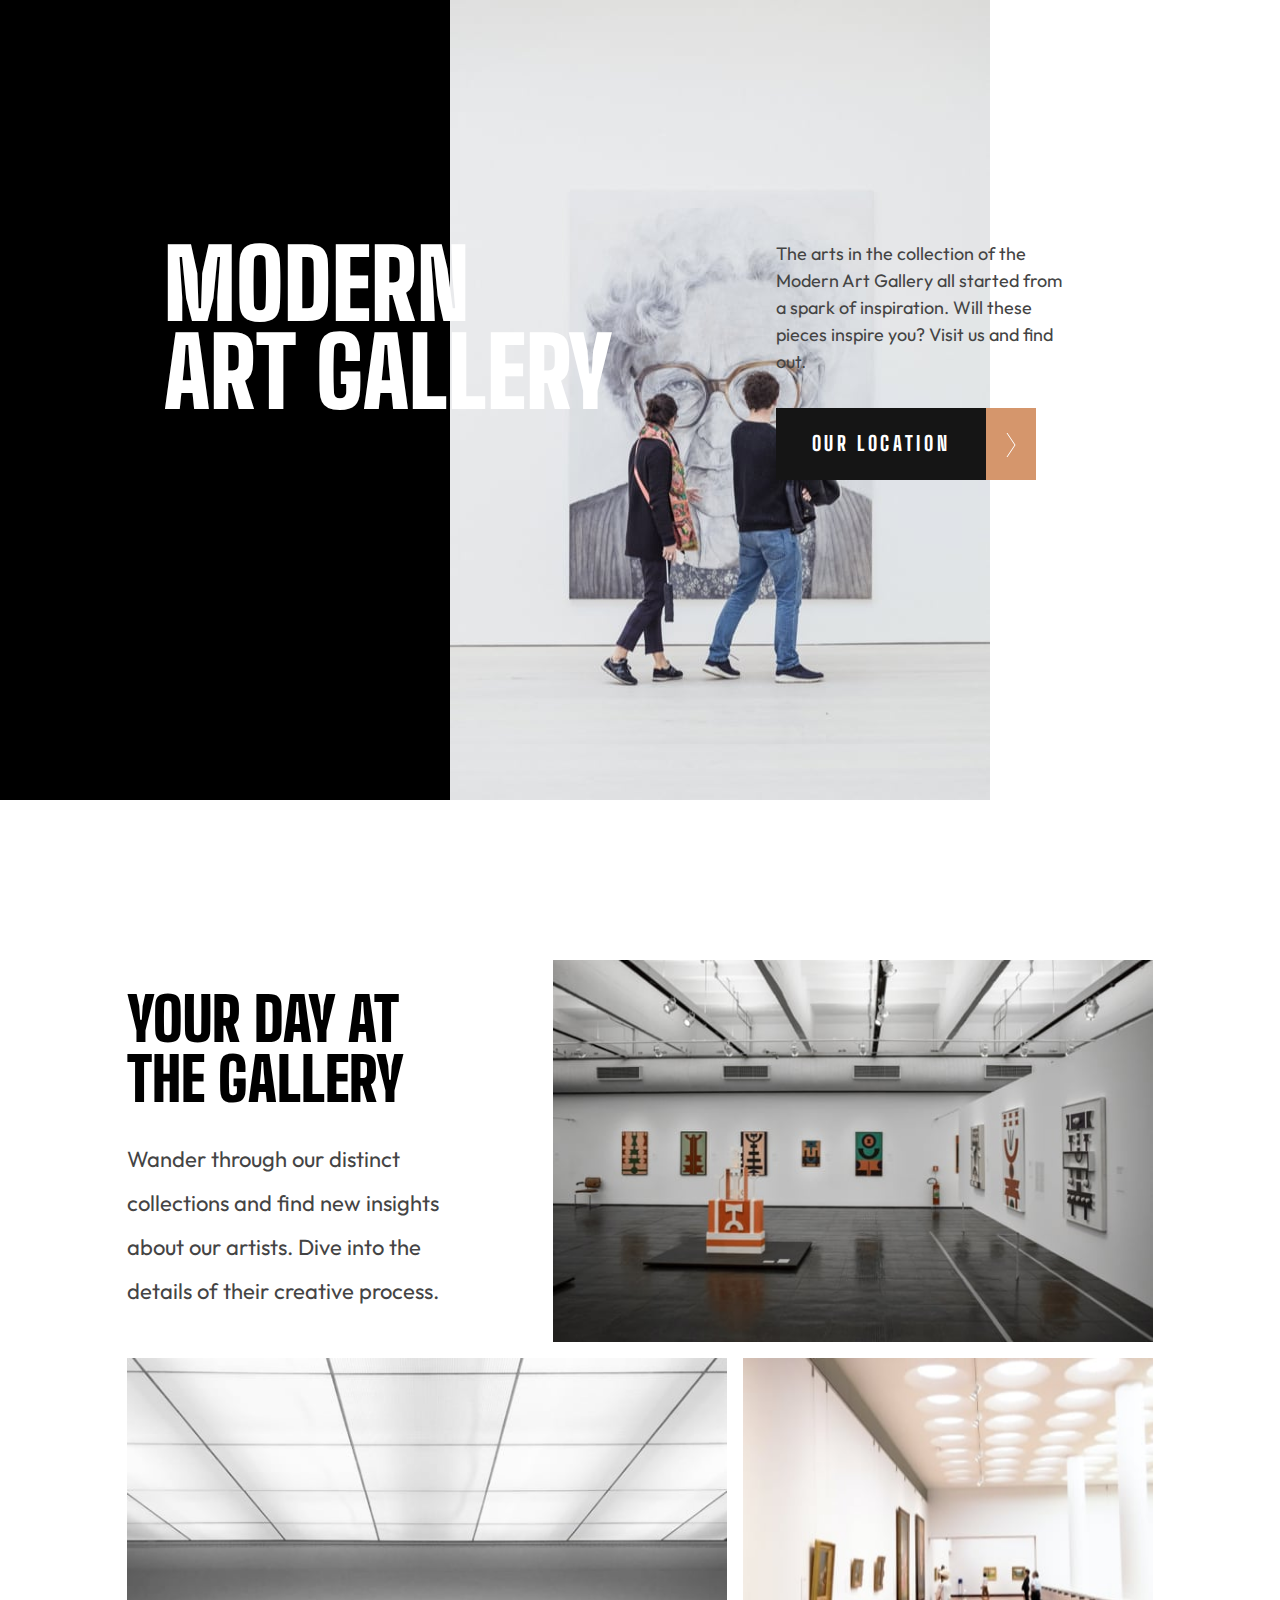
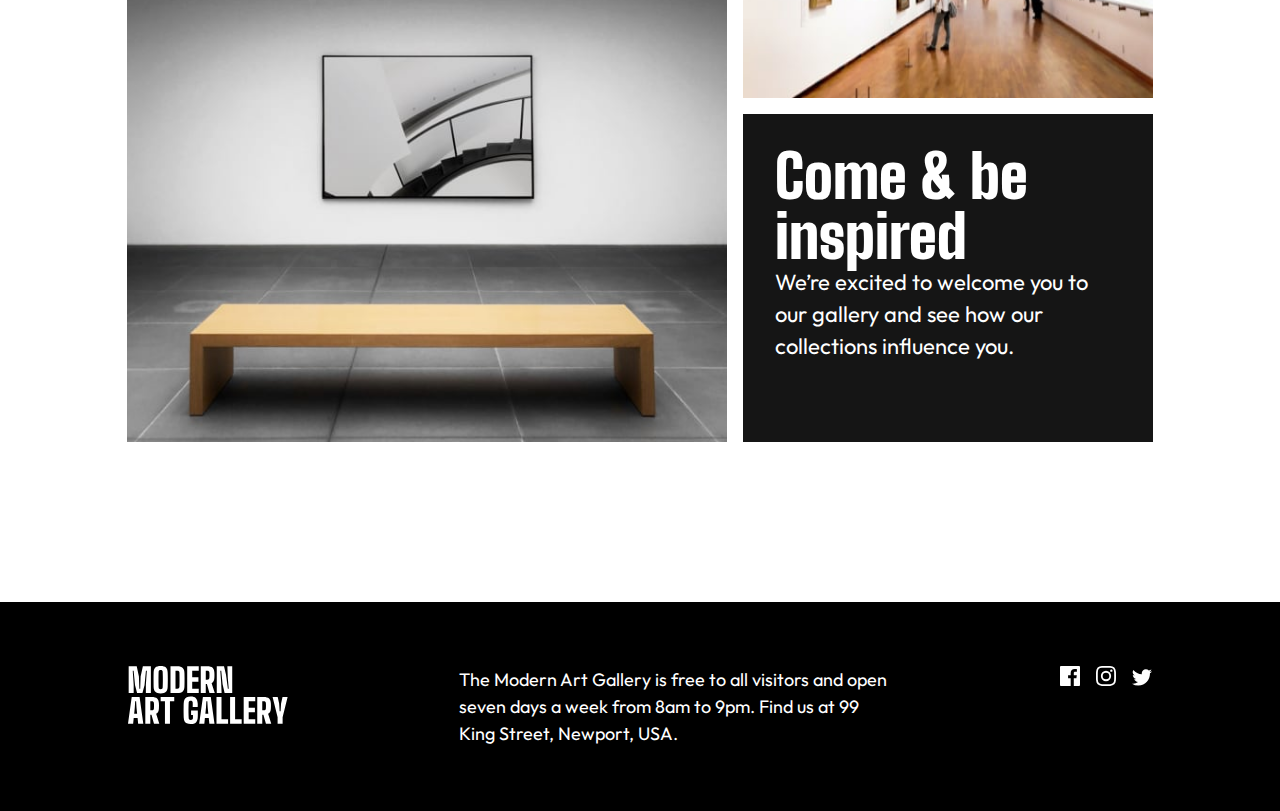
<file: index.html>
<!DOCTYPE html>
<html lang="en">
  <head>
    <meta charset="UTF-8" />
    <meta name="viewport" content="width=device-width, initial-scale=1.0" />

    <link
      rel="icon"
      type="image/png"
      sizes="32x32"
      href="./assets/favicon-32x32.png"
    />
    <link rel="stylesheet" href="/styles.css" />
    <link
      href="https://fonts.googleapis.com/css2?family=Outfit:wght@300&display=swap"
      rel="stylesheet"
    />
    <link
      href="https://fonts.googleapis.com/css2?family=Big+Shoulders+Display:wght@900&family=Outfit:wght@300&display=swap"
      rel="stylesheet"
    />

    <title>Frontend Mentor | Art gallery website</title>
  </head>
  <body>
    <main>
      <header>
        <div class="black-bg"></div>
        <img src="/assets/desktop/image-hero.jpg" alt="image-hero" />
        <div class="header-content-container">
          <h1 class="header-title">Modern Art Gallery</h1>
          <div class="header-right">
            <p class="header-p">
              The arts in the collection of the Modern Art Gallery all started
              from a spark of inspiration. Will these pieces inspire you? Visit
              us and find out.
            </p>
            <a href="/location.html" class="header-location-btn">
              <p>Our location</p>
              <img
                src="/assets/icon-arrow-right.svg"
                alt="right-arrow"
                class="right-arrow"
              />
            </a>
          </div>
        </div>
      </header>
      <section class="grid">
        <article id="box1">
          <h2>Your day at the gallery</h2>
          <p>
            Wander through our distinct collections and find new insights about
            our artists. Dive into the details of their creative process.
          </p>
        </article>
        <div id="box2">
          <img src="./assets/desktop/image-grid-1.jpg" alt="img1" />
        </div>
        <div id="box3">
          <img src="./assets/desktop/image-grid-2.jpg" alt="img2" />
        </div>
        <div id="box4">
          <img src="./assets/desktop/image-grid-3.jpg" alt="img3" />
        </div>
        <article id="box5">
          <h2>Come &amp; be inspired</h2>
          <p>
            We’re excited to welcome you to our gallery and see how our
            collections influence you.
          </p>
        </article>
      </section>
    </main>
    <footer>
      <div class="flex">
        <img
          src="/assets/logo-light.svg"
          alt="logo-light"
          class="footer-logo"
        />
        <p>
          The Modern Art Gallery is free to all visitors and open seven days a
          week from 8am to 9pm. Find us at 99 King Street, Newport, USA.
        </p>
        <ul>
          <li class="social-icon">
            <a href="">
              <svg width="20" height="20" xmlns="http://www.w3.org/2000/svg">
                <path
                  d="M18.896 0H1.104C.494 0 0 .494 0 1.104v17.793C0 19.506.494 20 1.104 20h9.58v-7.745H8.076V9.237h2.606V7.01c0-2.583 1.578-3.99 3.883-3.99 1.104 0 2.052.082 2.329.119v2.7h-1.598c-1.254 0-1.496.597-1.496 1.47v1.928h2.989l-.39 3.018h-2.6V20h5.098c.608 0 1.102-.494 1.102-1.104V1.104C20 .494 19.506 0 18.896 0Z"
                  fill="#FFF"
                />
              </svg>
            </a>
          </li>
          <li class="social-icon">
            <a href="">
              <svg width="20" height="20" xmlns="http://www.w3.org/2000/svg">
                <path
                  d="M10 1.802c2.67 0 2.987.01 4.042.059 2.71.123 3.975 1.409 4.099 4.099.048 1.054.057 1.37.057 4.04 0 2.672-.01 2.988-.057 4.042-.124 2.687-1.387 3.975-4.1 4.099-1.054.048-1.37.058-4.041.058-2.67 0-2.987-.01-4.04-.058-2.718-.124-3.977-1.416-4.1-4.1-.048-1.054-.058-1.37-.058-4.041 0-2.67.01-2.986.058-4.04.124-2.69 1.387-3.977 4.1-4.1 1.054-.048 1.37-.058 4.04-.058ZM10 0C7.284 0 6.944.012 5.877.06 2.246.227.227 2.242.061 5.877.01 6.944 0 7.284 0 10s.012 3.057.06 4.123c.167 3.632 2.182 5.65 5.817 5.817 1.067.048 1.407.06 4.123.06s3.057-.012 4.123-.06c3.629-.167 5.652-2.182 5.816-5.817.05-1.066.061-1.407.061-4.123s-.012-3.056-.06-4.122C19.777 2.249 17.76.228 14.124.06 13.057.01 12.716 0 10 0Zm0 4.865a5.135 5.135 0 1 0 0 10.27 5.135 5.135 0 0 0 0-10.27Zm0 8.468a3.333 3.333 0 1 1 0-6.666 3.333 3.333 0 0 1 0 6.666Zm5.338-9.87a1.2 1.2 0 1 0 0 2.4 1.2 1.2 0 0 0 0-2.4Z"
                  fill="#FFF"
                />
              </svg>
            </a>
          </li>
          <li class="social-icon">
            <a href="">
              <svg width="20" height="17" xmlns="http://www.w3.org/2000/svg">
                <path
                  d="M20 2.172a8.192 8.192 0 0 1-2.357.646 4.11 4.11 0 0 0 1.805-2.27 8.22 8.22 0 0 1-2.606.996A4.096 4.096 0 0 0 13.847.248c-2.65 0-4.596 2.472-3.998 5.037A11.648 11.648 0 0 1 1.392 1a4.109 4.109 0 0 0 1.27 5.478 4.086 4.086 0 0 1-1.858-.513c-.045 1.9 1.318 3.679 3.291 4.075a4.113 4.113 0 0 1-1.853.07 4.106 4.106 0 0 0 3.833 2.849A8.25 8.25 0 0 1 0 14.658a11.616 11.616 0 0 0 6.29 1.843c7.618 0 11.923-6.434 11.663-12.205A8.354 8.354 0 0 0 20 2.172Z"
                  fill="#FFF"
                />
              </svg>
            </a>
          </li>
        </ul>
      </div>
    </footer>
  </body>
</html>
</file>
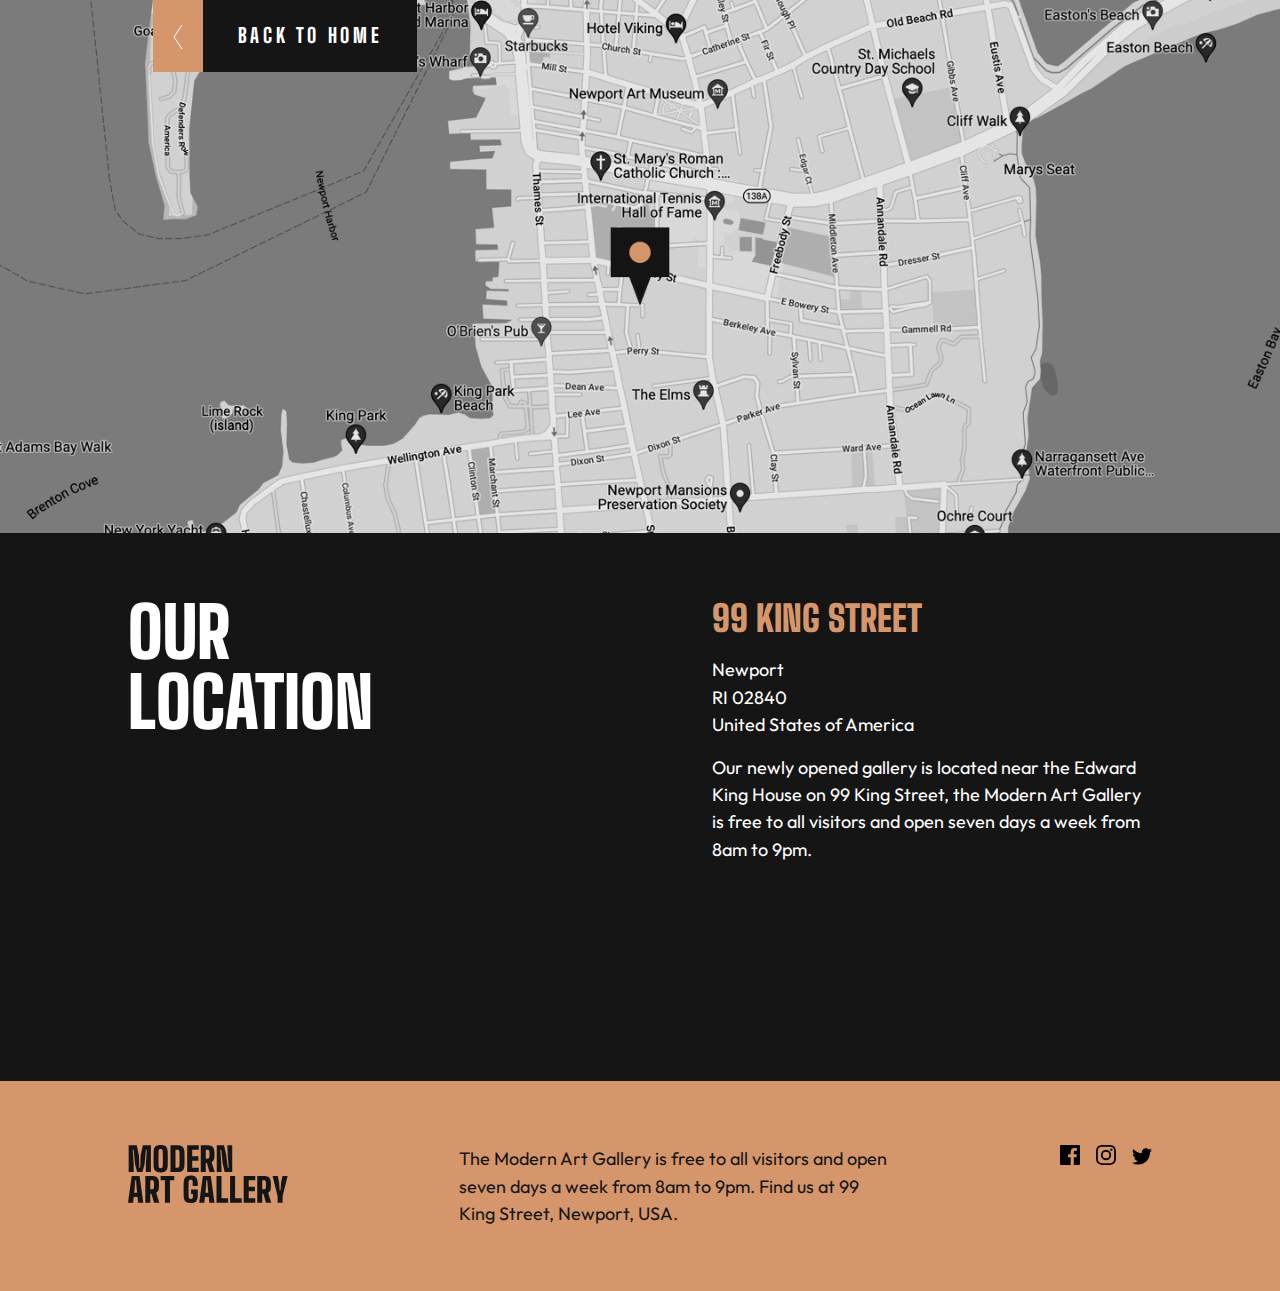
<file: location.html>
<!DOCTYPE html>
<html lang="en">
  <head>
    <meta charset="UTF-8" />
    <meta name="viewport" content="width=device-width, initial-scale=1.0" />

    <link
      rel="icon"
      type="image/png"
      sizes="32x32"
      href="./assets/favicon-32x32.png"
    />
    <link rel="stylesheet" href="/location.css" />
    <link
      href="https://fonts.googleapis.com/css2?family=Outfit:wght@300&display=swap"
      rel="stylesheet"
    />
    <link
      href="https://fonts.googleapis.com/css2?family=Big+Shoulders+Display:wght@900&family=Outfit:wght@300&display=swap"
      rel="stylesheet"
    />
    <title>Frontend Mentor | Art gallery website</title>
  </head>
  <body>
    <main>
      <header>
        <img src="/assets/desktop/image-map.png" alt="image-map" class="map" />
        <div class="btn-container">
          <a href="/index.html" class="header-location-btn">
            <p>Back to Home</p>
            <img
              src="/assets/icon-arrow-left.svg"
              alt="left-arrow"
              class="left-arrow"
            />
          </a>
        </div>
      </header>
      <section>
        <div class="container" id="section">
          <h1>Our location</h1>

          <div class="address">
            <h2>99 King Street</h2>
            <div>
              <p>Newport</p>
              <p>RI 02840</p>
              <p>United States of America</p>
            </div>
            <p>
              Our newly opened gallery is located near the Edward King House on
              99 King Street, the Modern Art Gallery is free to all visitors and
              open seven days a week from 8am to 9pm.
            </p>
          </div>
        </div>
      </section>
    </main>
    <footer>
      <div class="flex">
        <img src="/assets/logo-dark.svg" alt="logo-dark" class="footer-logo" />
        <p>
          The Modern Art Gallery is free to all visitors and open seven days a
          week from 8am to 9pm. Find us at 99 King Street, Newport, USA.
        </p>
        <ul>
          <li class="social-icon">
            <a href="">
              <svg width="20" height="20" xmlns="http://www.w3.org/2000/svg">
                <path
                  d="M18.896 0H1.104C.494 0 0 .494 0 1.104v17.793C0 19.506.494 20 1.104 20h9.58v-7.745H8.076V9.237h2.606V7.01c0-2.583 1.578-3.99 3.883-3.99 1.104 0 2.052.082 2.329.119v2.7h-1.598c-1.254 0-1.496.597-1.496 1.47v1.928h2.989l-.39 3.018h-2.6V20h5.098c.608 0 1.102-.494 1.102-1.104V1.104C20 .494 19.506 0 18.896 0Z"
                  fill="#000"
                />
              </svg>
            </a>
          </li>
          <li class="social-icon">
            <a href="">
              <svg width="20" height="20" xmlns="http://www.w3.org/2000/svg">
                <path
                  d="M10 1.802c2.67 0 2.987.01 4.042.059 2.71.123 3.975 1.409 4.099 4.099.048 1.054.057 1.37.057 4.04 0 2.672-.01 2.988-.057 4.042-.124 2.687-1.387 3.975-4.1 4.099-1.054.048-1.37.058-4.041.058-2.67 0-2.987-.01-4.04-.058-2.718-.124-3.977-1.416-4.1-4.1-.048-1.054-.058-1.37-.058-4.041 0-2.67.01-2.986.058-4.04.124-2.69 1.387-3.977 4.1-4.1 1.054-.048 1.37-.058 4.04-.058ZM10 0C7.284 0 6.944.012 5.877.06 2.246.227.227 2.242.061 5.877.01 6.944 0 7.284 0 10s.012 3.057.06 4.123c.167 3.632 2.182 5.65 5.817 5.817 1.067.048 1.407.06 4.123.06s3.057-.012 4.123-.06c3.629-.167 5.652-2.182 5.816-5.817.05-1.066.061-1.407.061-4.123s-.012-3.056-.06-4.122C19.777 2.249 17.76.228 14.124.06 13.057.01 12.716 0 10 0Zm0 4.865a5.135 5.135 0 1 0 0 10.27 5.135 5.135 0 0 0 0-10.27Zm0 8.468a3.333 3.333 0 1 1 0-6.666 3.333 3.333 0 0 1 0 6.666Zm5.338-9.87a1.2 1.2 0 1 0 0 2.4 1.2 1.2 0 0 0 0-2.4Z"
                  fill="#000"
                />
              </svg>
            </a>
          </li>
          <li class="social-icon">
            <a href="">
              <svg width="20" height="17" xmlns="http://www.w3.org/2000/svg">
                <path
                  d="M20 2.172a8.192 8.192 0 0 1-2.357.646 4.11 4.11 0 0 0 1.805-2.27 8.22 8.22 0 0 1-2.606.996A4.096 4.096 0 0 0 13.847.248c-2.65 0-4.596 2.472-3.998 5.037A11.648 11.648 0 0 1 1.392 1a4.109 4.109 0 0 0 1.27 5.478 4.086 4.086 0 0 1-1.858-.513c-.045 1.9 1.318 3.679 3.291 4.075a4.113 4.113 0 0 1-1.853.07 4.106 4.106 0 0 0 3.833 2.849A8.25 8.25 0 0 1 0 14.658a11.616 11.616 0 0 0 6.29 1.843c7.618 0 11.923-6.434 11.663-12.205A8.354 8.354 0 0 0 20 2.172Z"
                  fill="#000"
                />
              </svg>
            </a>
          </li>
        </ul>
      </div>
    </footer>
  </body>
</html>
</file>
<file: styles.css>
* {
  margin: 0;
  padding: 0;
  box-sizing: border-box;
  font: inherit;
  list-style-type: none;
  text-decoration: none;
}
img,
svg {
  max-width: 100%;
}
:root {
  --color-gold: rgb(213, 150, 108);
  --color-almost-black: rgb(21, 21, 21);
  --color-dark-grey: rgb(68, 68, 68);
}
h1,
h2 {
  font-family: "Big Shoulders Display";
}
p,
a {
  font-family: "Outfit";
  font-size: 1.125rem;
  line-height: 1.7rem;
  color: var(--color-dark-grey);
}
/* HEADER */
header {
  display: flex;
}
.black-bg {
  background-color: black;
  width: 450px;
}
.header-content-container {
  position: absolute;
  top: calc(50% - 176px / 2 - 122.5px);
  left: 164px;
  width: 80%;
  height: 300px;
  margin-right: 11.5rem;
}
.header-title {
  color: white;
  font-size: 6rem;
  font-weight: 900;
  line-height: 5.5rem;
  width: 450px;
  text-transform: uppercase;
}
.header-right {
  position: absolute;
  top: 0;
  right: 62px;
  width: 350px;
  height: 80%;
  display: flex;
  flex-direction: column;
  justify-content: space-between;
}
.header-p {
  color: var(--color-dark-grey);
  width: 290px;
}

.header-location-btn {
  width: 260px;
  height: 72px;
  position: relative;
}
.right-arrow {
  position: absolute;
  top: 25px;
  right: 20px;
}
.header-location-btn p {
  display: flex;
  background-color: var(--color-almost-black);
  color: white;
  height: 72px;
  justify-content: center;
  align-items: center;
  border: none;
  border-right: 50px solid var(--color-gold);
  text-transform: uppercase;
  font-weight: 800;
  font-family: "Big Shoulders Display";
  letter-spacing: 3.64px;
  font-size: 1.25rem;
}
.header-location-btn p:hover {
  background-color: var(--color-gold);
  border-right: 50px solid var(--color-almost-black);
}

/* GALLERY SECTION */
section {
  padding-block: 10rem;
  place-content: center;
}
.grid {
  display: grid;
  width: 80%;
  grid-template-rows: repeat(3, auto);
  grid-template-columns: 40% 17% 40%;
  gap: 1rem;
  margin: auto;
}
article:first-child {
  display: flex;
  justify-content: space-evenly;
  flex-direction: column;
}
article:first-child h2 {
  font-size: 3.75rem;
  font-weight: 900;
  line-height: 3.75rem;
  text-transform: uppercase;
  width: 350px;
}
article:first-child p {
  font-size: 1.375rem;
  line-height: 2em;
  width: 320px;
}
article:last-child {
  background-color: var(--color-almost-black);
  padding: 2rem;
}
article:last-child h2 {
  color: white;
  font-size: 3.75rem;
  font-weight: 900;
  line-height: 3.75rem;
}
article:last-child p {
  color: white;
  font-size: 1.375rem;
  line-height: 2rem;
}
section div > img,
section article {
  width: 100%;
  height: 100%;
}
#box2 {
  grid-column: 2 / 4;
  object-fit: cover;
}
#box3 {
  grid-column: 1 / 3;
  grid-row: 2 / 4;
}
#box5 {
  height: 100%;
  grid-column: 3 / 4;
}
/* FOOTER */
footer {
  background-color: black;
  padding-block: 4rem;
}
footer .flex {
  width: 80%;
  display: flex;
  justify-content: space-between;
  align-items: start;
  margin: auto;
}
.footer-logo {
  height: 58px;
  width: auto;
}
footer p {
  color: white;
  width: 430px;
}
ul {
  display: flex;
  gap: 1rem;
}
.social-icon svg:hover path {
  fill: var(--color-gold);
}

/* - Tablet: 768px 48rem */
@media (min-width: 32.05rem) and (max-width: 48rem) {
  header {
    height: 100%;
  }
  .grid,
  footer .flex {
    width: 90%;
  }
  .black-bg {
    display: none;
  }
  header {
    position: relative;
  }
  .header-content-container {
    position: absolute;
    top: 130px;
    right: 0;
    left: 424px;
    bottom: 0;
    width: 350px;
    height: 600px;
    padding-bottom: 1rem;
  }
  .header-title {
    color: var(--color-almost-black);
    font-size: 4.375rem;
    font-weight: 900;
    line-height: 5.5rem;
    width: 330px;
    text-transform: uppercase;
  }
  .header-right {
    position: relative;
    top: 0;
    right: 0;
    left: 0;
    bottom: 0;
    width: 350px;
    height: fit-content;
    display: flex;
    flex-direction: column;
    justify-content: space-between;
  }
  .header-right > p {
    margin-block: 2rem;
  }
  .header-location-btn {
    width: 260px;
    height: fit-content;
    position: relative;
  }
  .right-arrow {
    position: absolute;
    top: 25px;
    right: 20px;
    height: 24px;
  }
  header img {
    height: 700px;
  }
  article:first-child h2,
  article:last-child h2 {
    font-size: 3.125rem;
    line-height: 2.812rem;
    width: 223px;
  }
  article:first-child p,
  article:last-child p {
    font-size: 1.125rem;
    line-height: 1.75em;
  }
  article:first-child h2 {
    width: 223px;
  }

  .footer-logo {
    height: 40px;
  }
  footer div > p {
    width: 281px;
  }
  article:first-child p {
    width: 223px;
  }
}
/* - phone:480px 30rem */
@media (max-width: 32rem) {
  .header-content-container,
  .grid,
  footer .flex {
    width: 90%;
  }
  header img {
    height: 240px;
    object-fit: cover;
  }
  .header-content-container {
    position: static;
    top: 0;
    right: 0;
    left: 0;
    bottom: 0;
    height: 600px;
  }
  header {
    flex-direction: column;
  }

  .header-content-container {
    position: static;
    width: 100%;
    height: fit-content;
    margin: auto;
    padding: 2rem 1rem;
  }
  .header-right > * {
    margin-top: 1.5rem;
  }
  .header-right {
    position: static;
    width: 350px;
    height: 100%;
    display: flex;
  }
  .header-title {
    color: var(--color-almost-black);
    font-size: 3.75rem;
    font-weight: 900;
    line-height: 3.43rem;
    width: 280px;
    text-transform: uppercase;
  }
  .header-location-btn {
    width: 260px;
    height: fit-content;
    position: relative;
  }
  .right-arrow {
    position: absolute;
    top: 25px;
    right: 20px;
    height: 24px;
  }
  .grid {
    display: flex;
    flex-direction: column;
    gap: 1rem;
    margin: auto;
  }
  #box2 {
    order: -1;
  }
  #box2 img {
    height: 100%;
    object-fit: contain;
  }
  footer .flex {
    flex-direction: column;
    gap: 2rem;
  }
  footer p {
    color: white;
    width: 100%;
  }
}
</file>
<file: location.css>
* {
  margin: 0;
  padding: 0;
  box-sizing: border-box;
  font: inherit;
  list-style-type: none;
  text-decoration: none;
}
img,
svg {
  max-width: 100%;
}
:root {
  --color-gold: rgb(213, 150, 108);
  --color-almost-black: rgb(21, 21, 21);
  --color-dark-grey: rgb(68, 68, 68);
}
h1,
h2 {
  font-family: "Big Shoulders Display";
  font-weight: 900;
  text-transform: uppercase;
}
p,
a {
  font-family: "Outfit";
  font-size: 1.125rem;
  line-height: 1.7rem;
  color: var(--color-dark-grey);
}
/* HEADER */
.header-location-btn {
  width: 204px;
  height: 72px;
  position: relative;
}
header {
  position: relative;
  height: 100%;
  width: 100%;
}
.map {
  width: 100%;
  display: block;
}
.btn-container {
  position: absolute;
  top: 0;
  left: 153px;
  width: 264px;
}
.header-location-btn p {
  display: flex;
  background-color: var(--color-almost-black);
  color: white;
  height: 72px;
  justify-content: center;
  align-items: center;
  border: none;
  border-left: 50px solid var(--color-gold);
  text-transform: uppercase;
  font-weight: 800;
  font-family: "Big Shoulders Display";
  letter-spacing: 3.64px;
  font-size: 1.25rem;
}
.left-arrow {
  position: absolute;
  top: 25px;
  left: 20px;
}
.header-location-btn p:hover {
  background-color: var(--color-gold);
  border-left: 50px solid var(--color-almost-black);
}

/* SECTION */
section {
  background-color: var(--color-almost-black);
  padding-block: 4rem;
  height: 548px;
}
#section {
  display: flex;
  justify-content: space-between;
}
.address {
  display: flex;
  flex-direction: column;
  gap: 1rem;
}
.address h2 {
  color: var(--color-gold);
  font-size: 2.25rem;
}
.address p {
  color: white;
  width: 440px;
}

.container {
  width: 80%;
  margin: auto;
}
h1 {
  font-size: 4.375rem;
  line-height: 4.375rem;
  color: white;
  width: 250px;
}

/* FOOTER */
/* FOOTER */
footer {
  background-color: var(--color-gold);
  padding-block: 4rem;
}
footer .flex {
  width: 80%;
  display: flex;
  justify-content: space-between;
  align-items: start;
  margin: auto;
}
.footer-logo {
  height: 58px;
  width: auto;
}
footer p {
  color: var(--color-almost-black);
  width: 430px;
}
ul {
  display: flex;
  gap: 1rem;
}
.social-icon svg:hover path {
  fill: white;
}

@media (min-width: 32.05rem) and (max-width: 48rem) {
  .container,
  footer .flex {
    width: 90%;
  }
  h1 {
    font-size: 3.43rem;
    line-height: 3.43rem;
    color: white;
    width: 250px;
  }
  .address p {
    width: 398px;
  }
  footer p {
    width: 281px;
  }
  .btn-container {
    left: 40px;
  }
}
@media (max-width: 32rem) {
  .btn-container {
    left: 0;
  }
  #section {
    display: flex;
    flex-direction: column;
    gap: 2rem;
  }
  h1 {
    font-size: 3rem;
    line-height: 1rem;
  }
  footer .flex {
    flex-direction: column;
    gap: 2rem;
  }
  footer p {
    color: var(--color-almost-black);
    width: 90%;
  }
}
</file>
